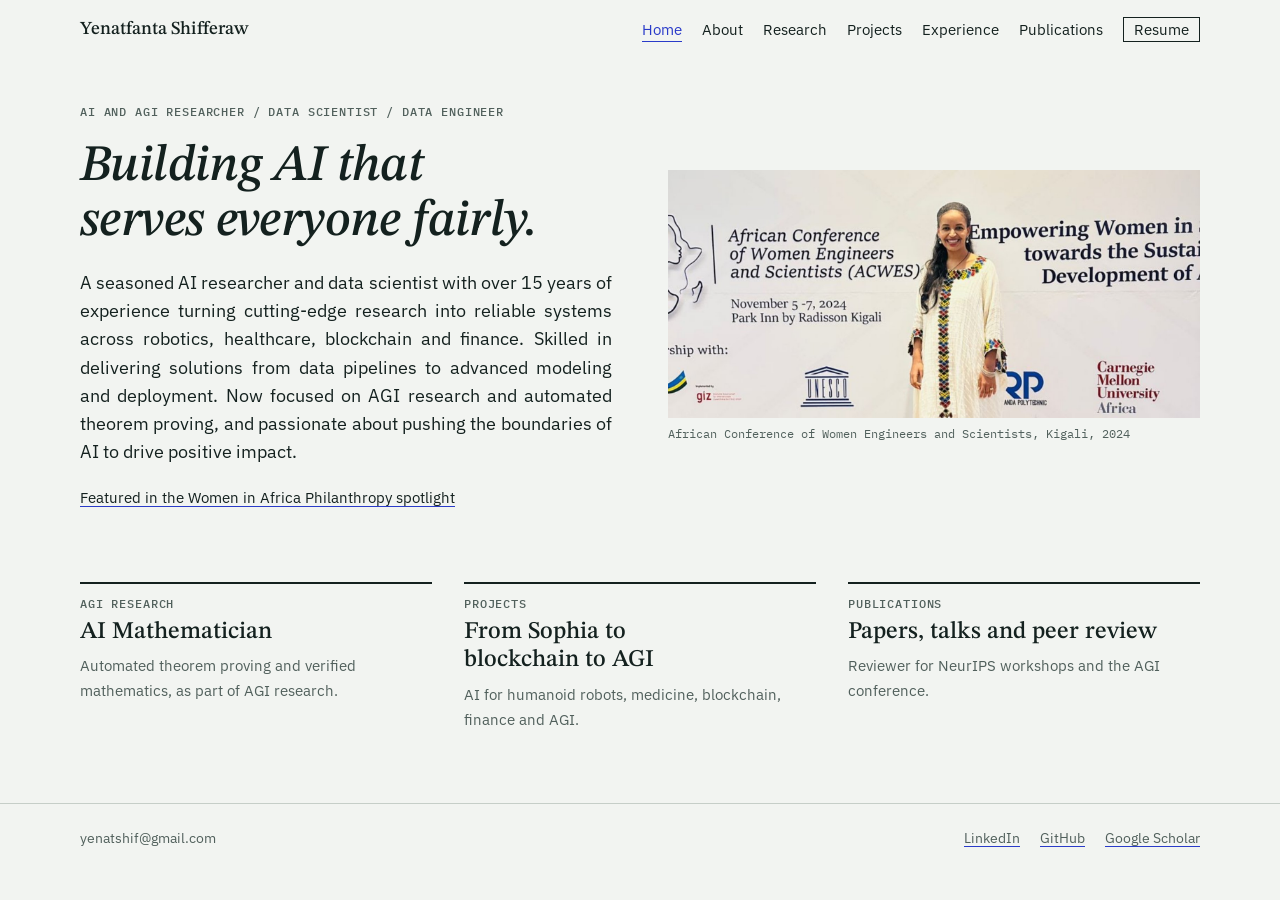
<file: index.html>
<!doctype html>
<html lang="en">
<head>
<meta charset="utf-8">
<meta name="viewport" content="width=device-width, initial-scale=1">
<title>Yenatfanta Shifferaw</title>
<meta name="description" content="Yenatfanta Shifferaw, AI researcher, data scientist and data engineer.">
<meta name="author" content="Yenatfanta Shifferaw Bayleyegn">
<meta property="og:type" content="website">
<meta property="og:title" content="Yenatfanta Shifferaw">
<meta property="og:description" content="Building AI that serves everyone fairly. AI and AGI researcher, data scientist and data engineer.">
<meta property="og:url" content="https://yenat.github.io/">
<meta property="og:image" content="https://yenat.github.io/images/acwes-full.jpg">
<meta name="twitter:card" content="summary_large_image">
<link rel="icon" href="favicon.svg" type="image/svg+xml">
<link rel="preconnect" href="https://fonts.googleapis.com">
<link rel="preconnect" href="https://fonts.gstatic.com" crossorigin>
<link rel="stylesheet" href="https://fonts.googleapis.com/css2?family=IBM+Plex+Mono:wght@400;500&family=IBM+Plex+Sans:wght@400;500;600&family=STIX+Two+Text:ital,wght@0,400;0,600;1,400;1,500&display=swap">
<link rel="stylesheet" href="style.css">
</head>
<body>
<nav aria-label="Main"><div class="wrap">
  <b><a href="index.html">Yenatfanta Shifferaw</a></b>
  <ul><li><a href="index.html" aria-current="page">Home</a></li><li><a href="about.html">About</a></li><li><a href="research.html">Research</a></li><li><a href="projects.html">Projects</a></li><li><a href="experience.html">Experience</a></li><li><a href="publications.html">Publications</a></li><li><a class="res" href="Yenatfanta-Shifferaw-Resume.pdf">Resume</a></li></ul>
</div></nav>
<main>
<div class="wrap hero">
  <div class="intro">
    <span class="label">AI and AGI Researcher / Data Scientist / Data Engineer</span>
    <h1>Building AI that serves everyone fairly.</h1>
    <p>A seasoned AI researcher and data scientist with over 15 years of experience turning cutting-edge research into reliable systems across robotics, healthcare, blockchain and finance. Skilled in delivering solutions from data pipelines to advanced modeling and deployment. Now focused on AGI research and automated theorem proving, and passionate about pushing the boundaries of AI to drive positive impact.</p>
    <div class="btns"><a class="feat-link" href="https://www.linkedin.com/posts/wiaphilanthropy_yenatfanta-activity-7414213219105542144-3Y-2">Featured in the Women in Africa Philanthropy spotlight</a></div>
  </div>

  <figure class="portrait">
    <img src="images/acwes-full.jpg" alt="Yenatfanta Shifferaw smiling at the African Conference of Women Engineers and Scientists" width="1520" height="708">
    <figcaption>African Conference of Women Engineers and Scientists, Kigali, 2024</figcaption>
  </figure>
</div>
<div class="wrap teasers">
  <a class="teaser" href="research.html"><span class="label">AGI research</span><h2>AI Mathematician</h2><p>Automated theorem proving and verified mathematics, as part of AGI research.</p></a>
  <a class="teaser" href="projects.html"><span class="label">Projects</span><h2>From Sophia to blockchain to AGI</h2><p>AI for humanoid robots, medicine, blockchain, finance and AGI.</p></a>
  <a class="teaser" href="publications.html"><span class="label">Publications</span><h2>Papers, talks and peer review</h2><p>Reviewer for NeurIPS workshops and the AGI conference.</p></a>
</div>
</main>
<footer class="foot"><div class="wrap">
  <span>yenatshif@gmail.com</span>
  <ul>
    <li><a href="http://www.linkedin.com/in/yenatfanta-shifferaw-64b0614b">LinkedIn</a></li>
    <li><a href="https://github.com/yenat">GitHub</a></li>
    <li><a href="https://scholar.google.com/citations?hl=en&amp;user=lGdEZHIAAAAJ">Google Scholar</a></li>
  </ul>
</div></footer>

</body>
</html>
</file>
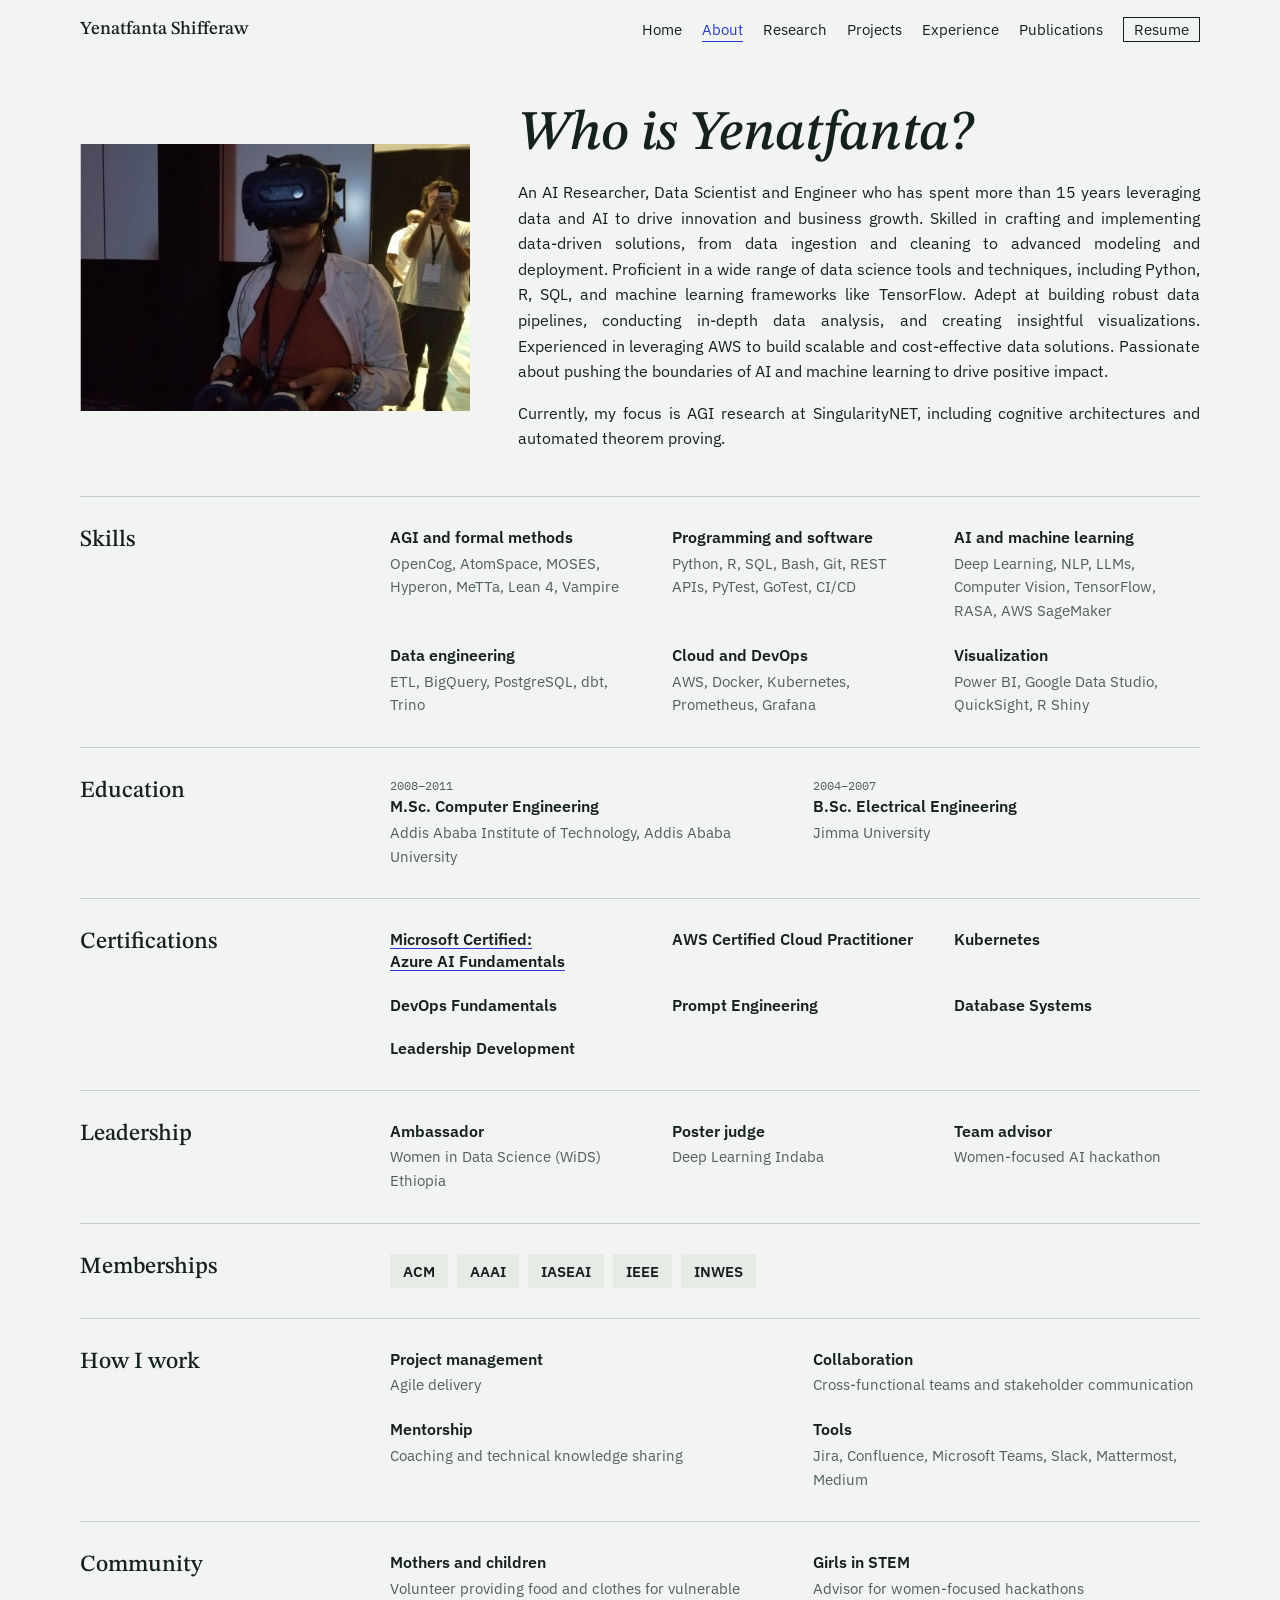
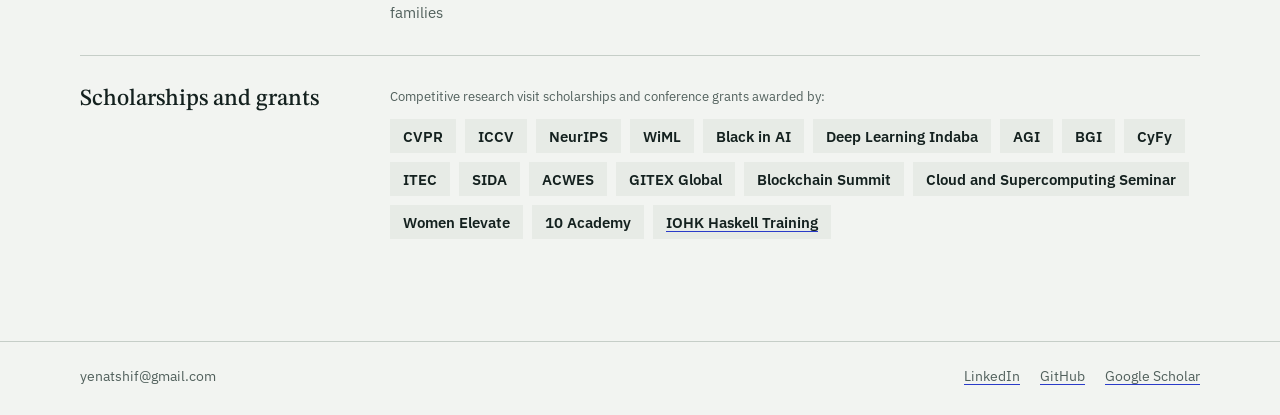
<file: about.html>
<!doctype html>
<html lang="en">
<head>
<meta charset="utf-8">
<meta name="viewport" content="width=device-width, initial-scale=1">
<title>About | Yenatfanta Shifferaw</title>
<meta name="description" content="Yenatfanta Shifferaw, AI researcher, data scientist and data engineer.">
<meta name="author" content="Yenatfanta Shifferaw Bayleyegn">
<meta property="og:type" content="website">
<meta property="og:title" content="Yenatfanta Shifferaw">
<meta property="og:description" content="Building AI that serves everyone fairly. AI and AGI researcher, data scientist and data engineer.">
<meta property="og:url" content="https://yenat.github.io/">
<meta property="og:image" content="https://yenat.github.io/images/acwes-full.jpg">
<meta name="twitter:card" content="summary_large_image">
<link rel="icon" href="favicon.svg" type="image/svg+xml">
<link rel="preconnect" href="https://fonts.googleapis.com">
<link rel="preconnect" href="https://fonts.gstatic.com" crossorigin>
<link rel="stylesheet" href="https://fonts.googleapis.com/css2?family=IBM+Plex+Mono:wght@400;500&family=IBM+Plex+Sans:wght@400;500;600&family=STIX+Two+Text:ital,wght@0,400;0,600;1,400;1,500&display=swap">
<link rel="stylesheet" href="style.css">
</head>
<body>
<nav aria-label="Main"><div class="wrap">
  <b><a href="index.html">Yenatfanta Shifferaw</a></b>
  <ul><li><a href="index.html">Home</a></li><li><a href="about.html" aria-current="page">About</a></li><li><a href="research.html">Research</a></li><li><a href="projects.html">Projects</a></li><li><a href="experience.html">Experience</a></li><li><a href="publications.html">Publications</a></li><li><a class="res" href="Yenatfanta-Shifferaw-Resume.pdf">Resume</a></li></ul>
</div></nav>
<main>
<div class="page"><div class="wrap about">
  <figure><img src="images/vr.jpg" alt="Yenatfanta wearing a VR headset at a conference" loading="lazy" width="1200" height="823"></figure>
  <div class="copy">
    <h1>Who is Yenatfanta?</h1>
    <p>An AI Researcher, Data Scientist and Engineer who has spent more than 15 years leveraging data and AI to drive innovation and business growth. Skilled in crafting and implementing data-driven solutions, from data ingestion and cleaning to advanced modeling and deployment. Proficient in a wide range of data science tools and techniques, including Python, R, SQL, and machine learning frameworks like TensorFlow. Adept at building robust data pipelines, conducting in-depth data analysis, and creating insightful visualizations. Experienced in leveraging AWS to build scalable and cost-effective data solutions. Passionate about pushing the boundaries of AI and machine learning to drive positive impact.</p>
    <p>Currently, my focus is AGI research at SingularityNET, including cognitive architectures and automated theorem proving.</p>
  </div>
</div>
<div class="wrap">
  <div class="sect"><h2>Skills</h2><div class="tiles three">  <div><h3>AGI and formal methods</h3><p>OpenCog, AtomSpace, MOSES, Hyperon, MeTTa, Lean 4, Vampire</p></div>
  <div><h3>Programming and software</h3><p>Python, R, SQL, Bash, Git, REST APIs, PyTest, GoTest, CI/CD</p></div>
  <div><h3>AI and machine learning</h3><p>Deep Learning, NLP, LLMs, Computer Vision, TensorFlow, RASA, AWS SageMaker</p></div>
  <div><h3>Data engineering</h3><p>ETL, BigQuery, PostgreSQL, dbt, Trino</p></div>
  <div><h3>Cloud and DevOps</h3><p>AWS, Docker, Kubernetes, Prometheus, Grafana</p></div>
  <div><h3>Visualization</h3><p>Power BI, Google Data Studio, QuickSight, R Shiny</p></div>
</div></div>
  <div class="sect"><h2>Education</h2><div class="tiles">
    <div><span class="yr">2008–2011</span><h3>M.Sc. Computer Engineering</h3><p>Addis Ababa Institute of Technology, Addis Ababa University</p></div>
    <div><span class="yr">2004–2007</span><h3>B.Sc. Electrical Engineering</h3><p>Jimma University</p></div>
  </div></div>
  <div class="sect"><h2>Certifications</h2><div class="tiles three">
    <div><h3><a href="https://learn.microsoft.com/api/credentials/share/en-us/yenatfantashifferaw-9703/E75A79F4DF2187D6?sharingId=BBBEB44DB27C4B3A">Microsoft Certified: Azure AI Fundamentals</a></h3></div><div><h3>AWS Certified Cloud Practitioner</h3></div><div><h3>Kubernetes</h3></div><div><h3>DevOps Fundamentals</h3></div>
    <div><h3>Prompt Engineering</h3></div><div><h3>Database Systems</h3></div><div><h3>Leadership Development</h3></div>
  </div></div>
  <div class="sect"><h2>Leadership</h2><div>
    <div class="tiles three">
      <div><h3>Ambassador</h3><p>Women in Data Science (WiDS) Ethiopia</p></div>
      <div><h3>Poster judge</h3><p>Deep Learning Indaba</p></div>
      <div><h3>Team advisor</h3><p>Women-focused AI hackathon</p></div>
    </div>
  </div></div>
  <div class="sect grants"><h2>Memberships</h2><div>
    <ul class="tags" style="margin-top:0"><li>ACM</li><li>AAAI</li><li>IASEAI</li><li>IEEE</li><li>INWES</li></ul>
  </div></div>
  <div class="sect"><h2>How I work</h2><div class="tiles">
    <div><h3>Project management</h3><p>Agile delivery</p></div>
    <div><h3>Collaboration</h3><p>Cross-functional teams and stakeholder communication</p></div>
    <div><h3>Mentorship</h3><p>Coaching and technical knowledge sharing</p></div>
    <div><h3>Tools</h3><p>Jira, Confluence, Microsoft Teams, Slack, Mattermost, Medium</p></div>
  </div></div>
  <div class="sect"><h2>Community</h2><div class="tiles">
    <div><h3>Mothers and children</h3><p>Volunteer providing food and clothes for vulnerable families</p></div>
    <div><h3>Girls in STEM</h3><p>Advisor for women-focused hackathons</p></div>
  </div></div>
  <div class="sect grants"><h2>Scholarships and grants</h2><div>
    <p class="note">Competitive research visit scholarships and conference grants awarded by:</p>
    <ul class="tags"><li>CVPR</li><li>ICCV</li><li>NeurIPS</li><li>WiML</li><li>Black in AI</li><li>Deep Learning Indaba</li><li>AGI</li><li>BGI</li><li>CyFy</li><li>ITEC</li><li>SIDA</li><li>ACWES</li><li>GITEX Global</li><li>Blockchain Summit</li><li>Cloud and Supercomputing Seminar</li><li>Women Elevate</li><li>10 Academy</li><li><a href="https://www.iog.io/news/training-blockchain-developers-in-africa">IOHK Haskell Training</a></li></ul>
  </div></div>
</div></div>
</main>
<footer class="foot"><div class="wrap">
  <span>yenatshif@gmail.com</span>
  <ul>
    <li><a href="http://www.linkedin.com/in/yenatfanta-shifferaw-64b0614b">LinkedIn</a></li>
    <li><a href="https://github.com/yenat">GitHub</a></li>
    <li><a href="https://scholar.google.com/citations?hl=en&amp;user=lGdEZHIAAAAJ">Google Scholar</a></li>
  </ul>
</div></footer>

</body>
</html>
</file>
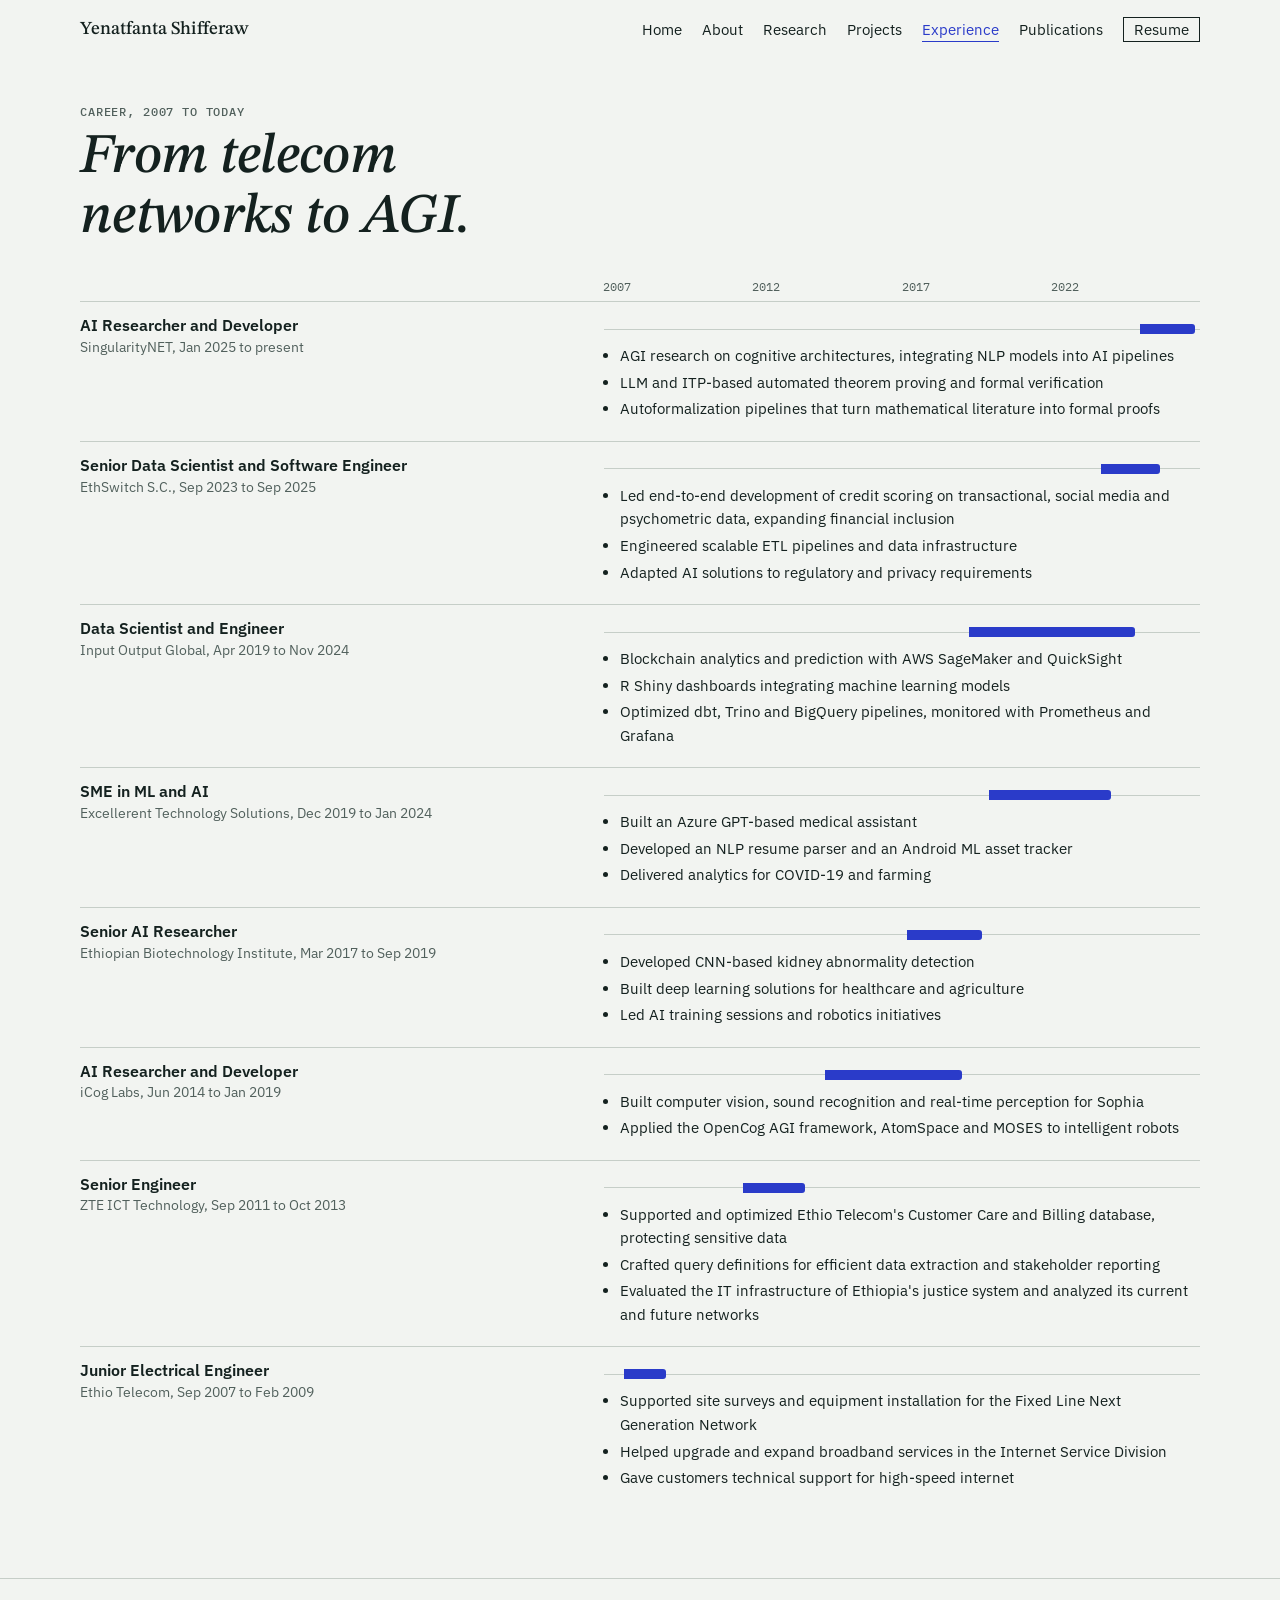
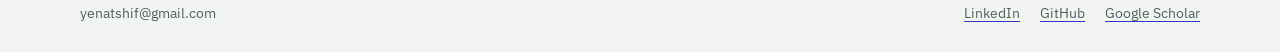
<file: experience.html>
<!doctype html>
<html lang="en">
<head>
<meta charset="utf-8">
<meta name="viewport" content="width=device-width, initial-scale=1">
<title>Experience | Yenatfanta Shifferaw</title>
<meta name="description" content="Yenatfanta Shifferaw, AI researcher, data scientist and data engineer.">
<meta name="author" content="Yenatfanta Shifferaw Bayleyegn">
<meta property="og:type" content="website">
<meta property="og:title" content="Yenatfanta Shifferaw">
<meta property="og:description" content="Building AI that serves everyone fairly. AI and AGI researcher, data scientist and data engineer.">
<meta property="og:url" content="https://yenat.github.io/">
<meta property="og:image" content="https://yenat.github.io/images/acwes-full.jpg">
<meta name="twitter:card" content="summary_large_image">
<link rel="icon" href="favicon.svg" type="image/svg+xml">
<link rel="preconnect" href="https://fonts.googleapis.com">
<link rel="preconnect" href="https://fonts.gstatic.com" crossorigin>
<link rel="stylesheet" href="https://fonts.googleapis.com/css2?family=IBM+Plex+Mono:wght@400;500&family=IBM+Plex+Sans:wght@400;500;600&family=STIX+Two+Text:ital,wght@0,400;0,600;1,400;1,500&display=swap">
<link rel="stylesheet" href="style.css">
</head>
<body>
<nav aria-label="Main"><div class="wrap">
  <b><a href="index.html">Yenatfanta Shifferaw</a></b>
  <ul><li><a href="index.html">Home</a></li><li><a href="about.html">About</a></li><li><a href="research.html">Research</a></li><li><a href="projects.html">Projects</a></li><li><a href="experience.html" aria-current="page">Experience</a></li><li><a href="publications.html">Publications</a></li><li><a class="res" href="Yenatfanta-Shifferaw-Resume.pdf">Resume</a></li></ul>
</div></nav>
<main>
<div class="page"><div class="wrap">
  <div class="head">
    <span class="label">Career, 2007 to today</span>
    <h1>From telecom networks to AGI.</h1>
  </div>
  <div class="years" aria-hidden="true"><span style="left:0">2007</span><span style="left:25%">2012</span><span style="left:50%">2017</span><span style="left:75%">2022</span></div>
  <div class="axis" id="axis"></div>
</div></div>
</main>
<footer class="foot"><div class="wrap">
  <span>yenatshif@gmail.com</span>
  <ul>
    <li><a href="http://www.linkedin.com/in/yenatfanta-shifferaw-64b0614b">LinkedIn</a></li>
    <li><a href="https://github.com/yenat">GitHub</a></li>
    <li><a href="https://scholar.google.com/citations?hl=en&amp;user=lGdEZHIAAAAJ">Google Scholar</a></li>
  </ul>
</div></footer>
<script>
const $=s=>document.querySelector(s);
const JOBS=[
["AI Researcher and Developer","SingularityNET","Jan 2025 to present",2025,2026.83,["AGI research on cognitive architectures, integrating NLP models into AI pipelines","LLM and ITP-based automated theorem proving and formal verification","Autoformalization pipelines that turn mathematical literature into formal proofs"]],
["Senior Data Scientist and Software Engineer","EthSwitch S.C.","Sep 2023 to Sep 2025",2023.67,2025.67,["Led end-to-end development of credit scoring on transactional, social media and psychometric data, expanding financial inclusion","Engineered scalable ETL pipelines and data infrastructure","Adapted AI solutions to regulatory and privacy requirements"]],
["Data Scientist and Engineer","Input Output Global","Apr 2019 to Nov 2024",2019.25,2024.83,["Blockchain analytics and prediction with AWS SageMaker and QuickSight","R Shiny dashboards integrating machine learning models","Optimized dbt, Trino and BigQuery pipelines, monitored with Prometheus and Grafana"]],
["SME in ML and AI","Excellerent Technology Solutions","Dec 2019 to Jan 2024",2019.92,2024,["Built an Azure GPT-based medical assistant","Developed an NLP resume parser and an Android ML asset tracker","Delivered analytics for COVID-19 and farming"]],
["Senior AI Researcher","Ethiopian Biotechnology Institute","Mar 2017 to Sep 2019",2017.17,2019.67,["Developed CNN-based kidney abnormality detection","Built deep learning solutions for healthcare and agriculture","Led AI training sessions and robotics initiatives"]],
["AI Researcher and Developer","iCog Labs","Jun 2014 to Jan 2019",2014.42,2019,["Built computer vision, sound recognition and real-time perception for Sophia","Applied the OpenCog AGI framework, AtomSpace and MOSES to intelligent robots"]],
["Senior Engineer","ZTE ICT Technology","Sep 2011 to Oct 2013",2011.67,2013.75,["Supported and optimized Ethio Telecom's Customer Care and Billing database, protecting sensitive data","Crafted query definitions for efficient data extraction and stakeholder reporting","Evaluated the IT infrastructure of Ethiopia's justice system and analyzed its current and future networks"]],
["Junior Electrical Engineer","Ethio Telecom","Sep 2007 to Feb 2009",2007.67,2009.08,["Supported site surveys and equipment installation for the Fixed Line Next Generation Network","Helped upgrade and expand broadband services in the Internet Service Division","Gave customers technical support for high-speed internet"]]];
const pct=y=>(y-2007)/20*100;
JOBS.forEach(j=>{
  const r=document.createElement("article");r.className="row";
  r.innerHTML=`<div><h3></h3><div class="meta"></div></div><div><div class="track" role="img"><u style="left:${pct(j[3])}%;width:${pct(j[4])-pct(j[3])}%"></u></div><ul></ul></div>`;
  r.querySelector("h3").textContent=j[0];
  r.querySelector(".meta").textContent=j[1]+", "+j[2];
  r.querySelector(".track").setAttribute("aria-label",j[2]);
  j[5].forEach(x=>{const l=document.createElement("li");l.textContent=x;r.querySelector("ul").append(l)});
  $("#axis").append(r);
});

</script>
</body>
</html>
</file>
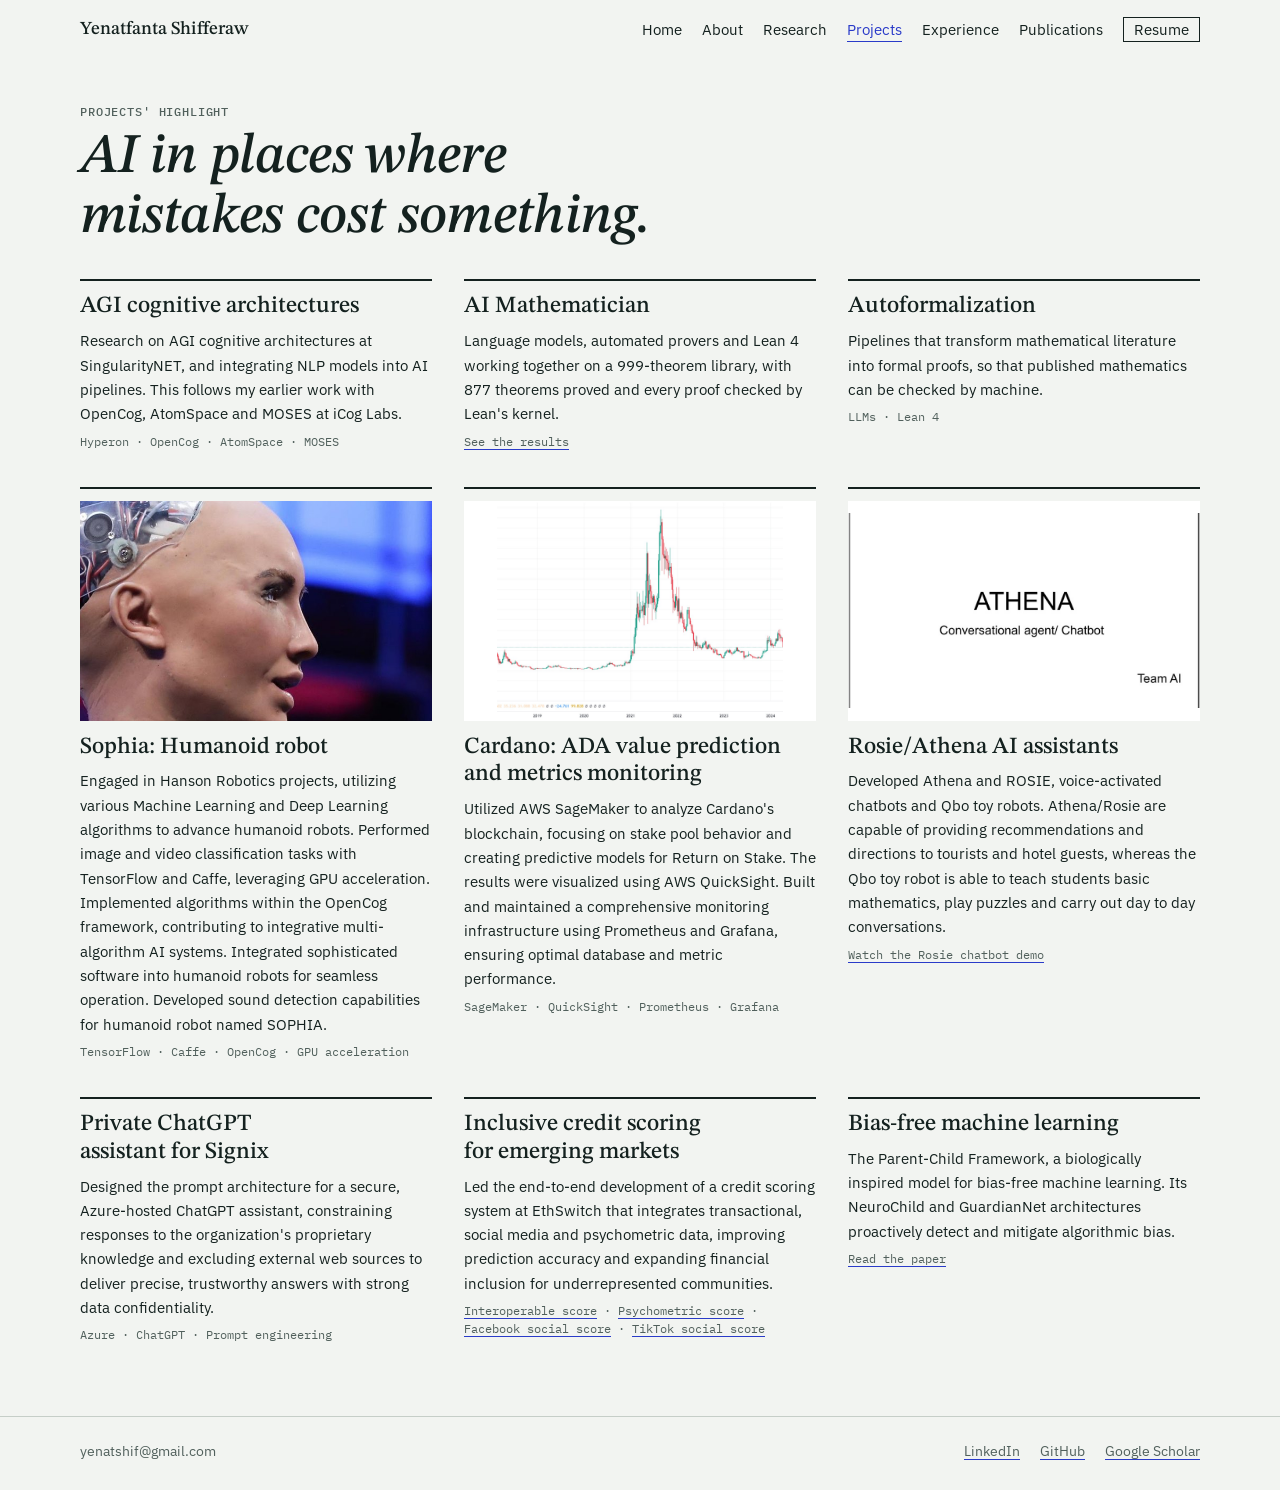
<file: projects.html>
<!doctype html>
<html lang="en">
<head>
<meta charset="utf-8">
<meta name="viewport" content="width=device-width, initial-scale=1">
<title>Projects | Yenatfanta Shifferaw</title>
<meta name="description" content="Yenatfanta Shifferaw, AI researcher, data scientist and data engineer.">
<meta name="author" content="Yenatfanta Shifferaw Bayleyegn">
<meta property="og:type" content="website">
<meta property="og:title" content="Yenatfanta Shifferaw">
<meta property="og:description" content="Building AI that serves everyone fairly. AI and AGI researcher, data scientist and data engineer.">
<meta property="og:url" content="https://yenat.github.io/">
<meta property="og:image" content="https://yenat.github.io/images/acwes-full.jpg">
<meta name="twitter:card" content="summary_large_image">
<link rel="icon" href="favicon.svg" type="image/svg+xml">
<link rel="preconnect" href="https://fonts.googleapis.com">
<link rel="preconnect" href="https://fonts.gstatic.com" crossorigin>
<link rel="stylesheet" href="https://fonts.googleapis.com/css2?family=IBM+Plex+Mono:wght@400;500&family=IBM+Plex+Sans:wght@400;500;600&family=STIX+Two+Text:ital,wght@0,400;0,600;1,400;1,500&display=swap">
<link rel="stylesheet" href="style.css">
</head>
<body>
<nav aria-label="Main"><div class="wrap">
  <b><a href="index.html">Yenatfanta Shifferaw</a></b>
  <ul><li><a href="index.html">Home</a></li><li><a href="about.html">About</a></li><li><a href="research.html">Research</a></li><li><a href="projects.html" aria-current="page">Projects</a></li><li><a href="experience.html">Experience</a></li><li><a href="publications.html">Publications</a></li><li><a class="res" href="Yenatfanta-Shifferaw-Resume.pdf">Resume</a></li></ul>
</div></nav>
<main>
<div class="page"><div class="wrap">
  <div class="head">
    <span class="label">Projects' highlight</span>
    <h1>AI in places where mistakes cost something.</h1>
  </div>
  <div class="grid3">
    <article class="work">
      <h3>AGI cognitive architectures</h3>
      <p>Research on AGI cognitive architectures at SingularityNET, and integrating NLP models into AI pipelines. This follows my earlier work with OpenCog, AtomSpace and MOSES at iCog Labs.</p>
      <span class="tech">Hyperon · OpenCog · AtomSpace · MOSES</span>
    </article>
    <article class="work">
      <h3>AI Mathematician</h3>
      <p>Language models, automated provers and Lean 4 working together on a 999-theorem library, with 877 theorems proved and every proof checked by Lean's kernel.</p>
      <span class="tech"><a href="research.html">See the results</a></span>
    </article>
    <article class="work">
      <h3>Autoformalization</h3>
      <p>Pipelines that transform mathematical literature into formal proofs, so that published mathematics can be checked by machine.</p>
      <span class="tech">LLMs · Lean 4</span>
    </article>
    <article class="work">
      <img src="images/sophia.jpg" alt="Sophia, the humanoid robot, in profile" loading="lazy">
      <h3>Sophia: Humanoid robot</h3>
      <p>Engaged in Hanson Robotics projects, utilizing various Machine Learning and Deep Learning algorithms to advance humanoid robots. Performed image and video classification tasks with TensorFlow and Caffe, leveraging GPU acceleration. Implemented algorithms within the OpenCog framework, contributing to integrative multi-algorithm AI systems. Integrated sophisticated software into humanoid robots for seamless operation. Developed sound detection capabilities for humanoid robot named SOPHIA.</p>
      <span class="tech">TensorFlow · Caffe · OpenCog · GPU acceleration</span>
    </article>
    <article class="work">
      <img class="chart" src="images/ada-chart.jpg" alt="ADA price chart from 2019 to 2024" loading="lazy">
      <h3>Cardano: ADA value prediction and metrics monitoring</h3>
      <p>Utilized AWS SageMaker to analyze Cardano's blockchain, focusing on stake pool behavior and creating predictive models for Return on Stake. The results were visualized using AWS QuickSight. Built and maintained a comprehensive monitoring infrastructure using Prometheus and Grafana, ensuring optimal database and metric performance.</p>
      <span class="tech">SageMaker · QuickSight · Prometheus · Grafana</span>
    </article>
    <article class="work">
      <img src="images/talk-athena.jpg" alt="Title slide: Athena, conversational agent and chatbot" loading="lazy">
      <h3>Rosie/Athena AI assistants</h3>
      <p>Developed Athena and ROSIE, voice-activated chatbots and Qbo toy robots. Athena/Rosie are capable of providing recommendations and directions to tourists and hotel guests, whereas the Qbo toy robot is able to teach students basic mathematics, play puzzles and carry out day to day conversations.</p>
      <span class="tech"><a href="https://drive.google.com/file/d/1olyt-6ux3urG22nLg4VdrkcwLJQ6rzk9/view?usp=sharing">Watch the Rosie chatbot demo</a></span>
    </article>
    <article class="work">
      <h3>Private ChatGPT assistant for Signix</h3>
      <p>Designed the prompt architecture for a secure, Azure-hosted ChatGPT assistant, constraining responses to the organization's proprietary knowledge and excluding external web sources to deliver precise, trustworthy answers with strong data confidentiality.</p>
      <span class="tech">Azure · ChatGPT · Prompt engineering</span>
    </article>
    <article class="work">
      <h3>Inclusive credit scoring for emerging markets</h3>
      <p>Led the end-to-end development of a credit scoring system at EthSwitch that integrates transactional, social media and psychometric data, improving prediction accuracy and expanding financial inclusion for underrepresented communities.</p>
      <span class="tech"><a href="https://github.com/yenat/Interoperable-creditscore">Interoperable score</a> · <a href="https://github.com/yenat/psychometric-score">Psychometric score</a> · <a href="https://github.com/yenat/facebook-social-score">Facebook social score</a> · <a href="https://github.com/yenat/Tik-Tok-socialscore">TikTok social score</a></span>
    </article>
    <article class="work">
      <h3>Bias-free machine learning</h3>
      <p>The Parent-Child Framework, a biologically inspired model for bias-free machine learning. Its NeuroChild and GuardianNet architectures proactively detect and mitigate algorithmic bias.</p>
      <span class="tech"><a href="https://link.springer.com/chapter/10.1007/978-3-031-96033-8_55">Read the paper</a></span>
    </article>
  </div>
</div></div>
</main>
<footer class="foot"><div class="wrap">
  <span>yenatshif@gmail.com</span>
  <ul>
    <li><a href="http://www.linkedin.com/in/yenatfanta-shifferaw-64b0614b">LinkedIn</a></li>
    <li><a href="https://github.com/yenat">GitHub</a></li>
    <li><a href="https://scholar.google.com/citations?hl=en&amp;user=lGdEZHIAAAAJ">Google Scholar</a></li>
  </ul>
</div></footer>

</body>
</html>
</file>
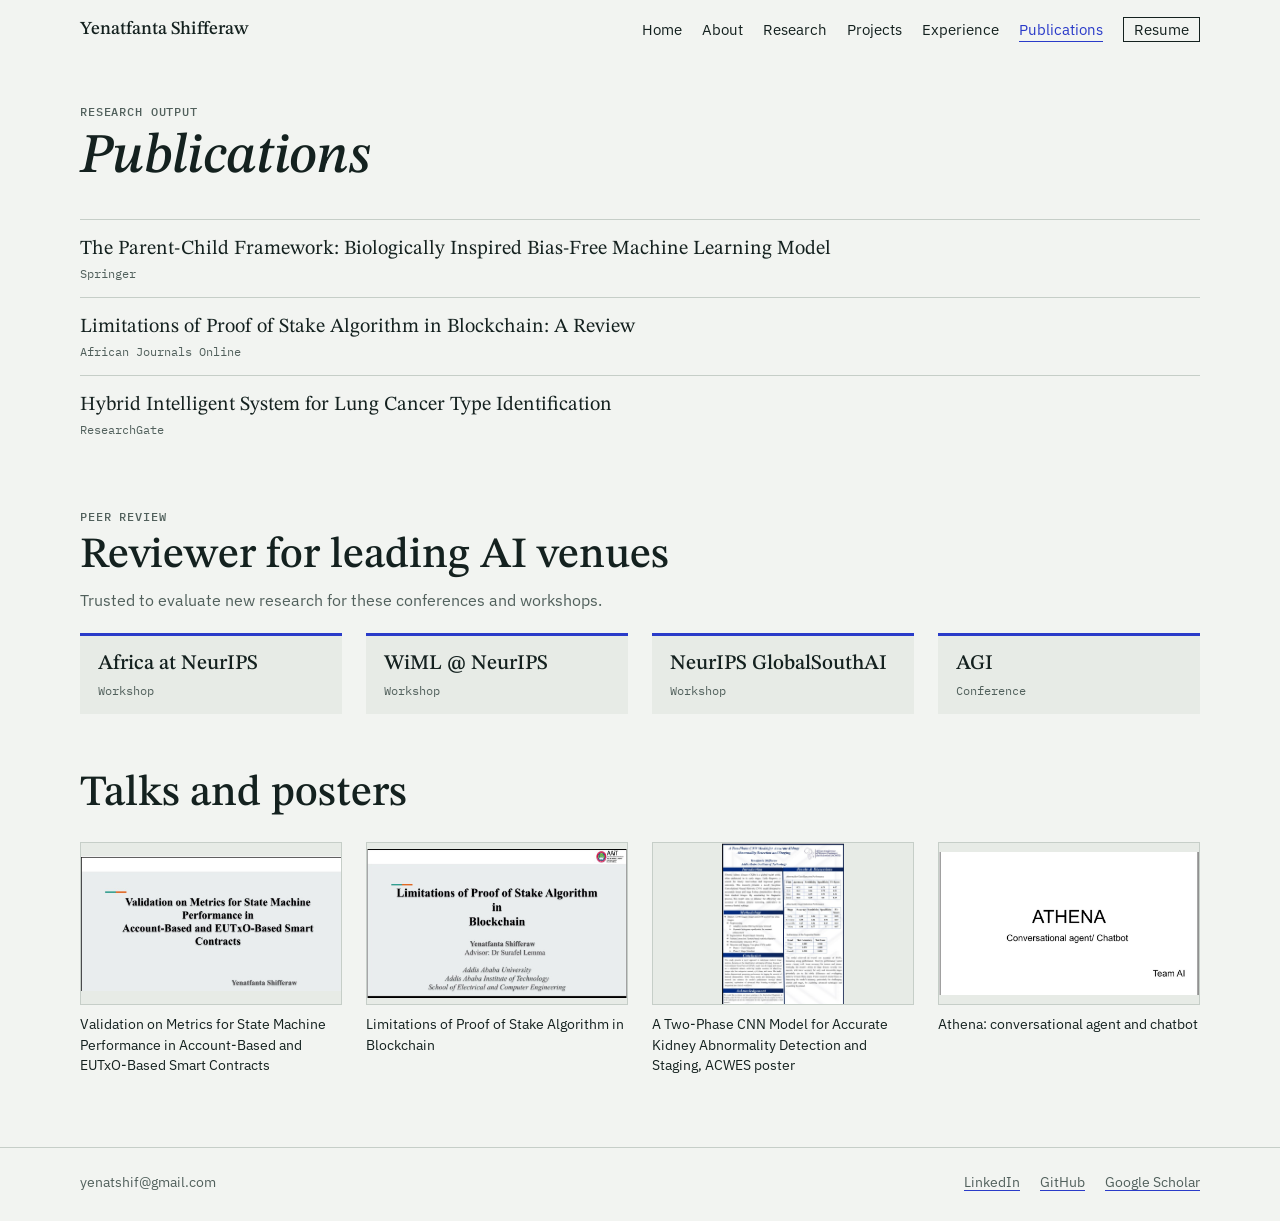
<file: publications.html>
<!doctype html>
<html lang="en">
<head>
<meta charset="utf-8">
<meta name="viewport" content="width=device-width, initial-scale=1">
<title>Publications | Yenatfanta Shifferaw</title>
<meta name="description" content="Yenatfanta Shifferaw, AI researcher, data scientist and data engineer.">
<meta name="author" content="Yenatfanta Shifferaw Bayleyegn">
<meta property="og:type" content="website">
<meta property="og:title" content="Yenatfanta Shifferaw">
<meta property="og:description" content="Building AI that serves everyone fairly. AI and AGI researcher, data scientist and data engineer.">
<meta property="og:url" content="https://yenat.github.io/">
<meta property="og:image" content="https://yenat.github.io/images/acwes-full.jpg">
<meta name="twitter:card" content="summary_large_image">
<link rel="icon" href="favicon.svg" type="image/svg+xml">
<link rel="preconnect" href="https://fonts.googleapis.com">
<link rel="preconnect" href="https://fonts.gstatic.com" crossorigin>
<link rel="stylesheet" href="https://fonts.googleapis.com/css2?family=IBM+Plex+Mono:wght@400;500&family=IBM+Plex+Sans:wght@400;500;600&family=STIX+Two+Text:ital,wght@0,400;0,600;1,400;1,500&display=swap">
<link rel="stylesheet" href="style.css">
</head>
<body>
<nav aria-label="Main"><div class="wrap">
  <b><a href="index.html">Yenatfanta Shifferaw</a></b>
  <ul><li><a href="index.html">Home</a></li><li><a href="about.html">About</a></li><li><a href="research.html">Research</a></li><li><a href="projects.html">Projects</a></li><li><a href="experience.html">Experience</a></li><li><a href="publications.html" aria-current="page">Publications</a></li><li><a class="res" href="Yenatfanta-Shifferaw-Resume.pdf">Resume</a></li></ul>
</div></nav>
<main>
<div class="page"><div class="wrap">
  <div class="head"><span class="label">Research output</span><h1>Publications</h1></div>
  <ul class="pubs">
    <li><a href="https://link.springer.com/chapter/10.1007/978-3-031-96033-8_55">The Parent-Child Framework: Biologically Inspired Bias-Free Machine Learning Model</a><span>Springer</span></li>
    <li><a href="https://www.ajol.info/index.php/zj/article/view/216947">Limitations of Proof of Stake Algorithm in Blockchain: A Review</a><span>African Journals Online</span></li>
    <li><a href="https://www.researchgate.net/publication/312803718_Hybrid_Intelligent_System_for_Lung_Cancer_Type_Identification">Hybrid Intelligent System for Lung Cancer Type Identification</a><span>ResearchGate</span></li>
  </ul>
  <div class="head" style="margin-top:56px;margin-bottom:20px"><span class="label">Peer review</span><h2>Reviewer for leading AI venues</h2><p>Trusted to evaluate new research for these conferences and workshops.</p></div>
  <div class="venues">
    <div><h3>Africa at NeurIPS</h3><span>Workshop</span></div>
    <div><h3>WiML @ NeurIPS</h3><span>Workshop</span></div>
    <div><h3>NeurIPS GlobalSouthAI</h3><span>Workshop</span></div>
    <div><h3>AGI</h3><span>Conference</span></div>
  </div>
  <div class="head" style="margin-top:56px;margin-bottom:24px"><h2>Talks and posters</h2></div>
  <div class="talks">
    <a href="https://docs.google.com/presentation/d/1RcJ5SSG4tIfQLPDXSLxGcP_MQ9EuTCmkHX_D-51XxZ8/present"><img src="images/talk-smart-contracts.jpg" alt="" loading="lazy"><span>Validation on Metrics for State Machine Performance in Account-Based and EUTxO-Based Smart Contracts</span></a>
    <a href="https://docs.google.com/presentation/d/18WutxScNdNaz0rzwSnbtvSHWLY2FxG1YHB6snhI683E/present"><img src="images/talk-pos.jpg" alt="" loading="lazy"><span>Limitations of Proof of Stake Algorithm in Blockchain</span></a>
    <a href="https://docs.google.com/presentation/d/19wuZ42etTIiXgigi95lBpdJmBFEqC67s/present"><img src="images/poster-kidney.jpg" alt="" loading="lazy"><span>A Two-Phase CNN Model for Accurate Kidney Abnormality Detection and Staging, ACWES poster</span></a>
    <a href="https://docs.google.com/presentation/d/1M9tcntzkKeBtvAIvUXkibtaQYFf572YcxLTP5HTGKf4/present"><img src="images/talk-athena.jpg" alt="" loading="lazy"><span>Athena: conversational agent and chatbot</span></a>
  </div>
</div></div>
</main>
<footer class="foot"><div class="wrap">
  <span>yenatshif@gmail.com</span>
  <ul>
    <li><a href="http://www.linkedin.com/in/yenatfanta-shifferaw-64b0614b">LinkedIn</a></li>
    <li><a href="https://github.com/yenat">GitHub</a></li>
    <li><a href="https://scholar.google.com/citations?hl=en&amp;user=lGdEZHIAAAAJ">Google Scholar</a></li>
  </ul>
</div></footer>

</body>
</html>
</file>
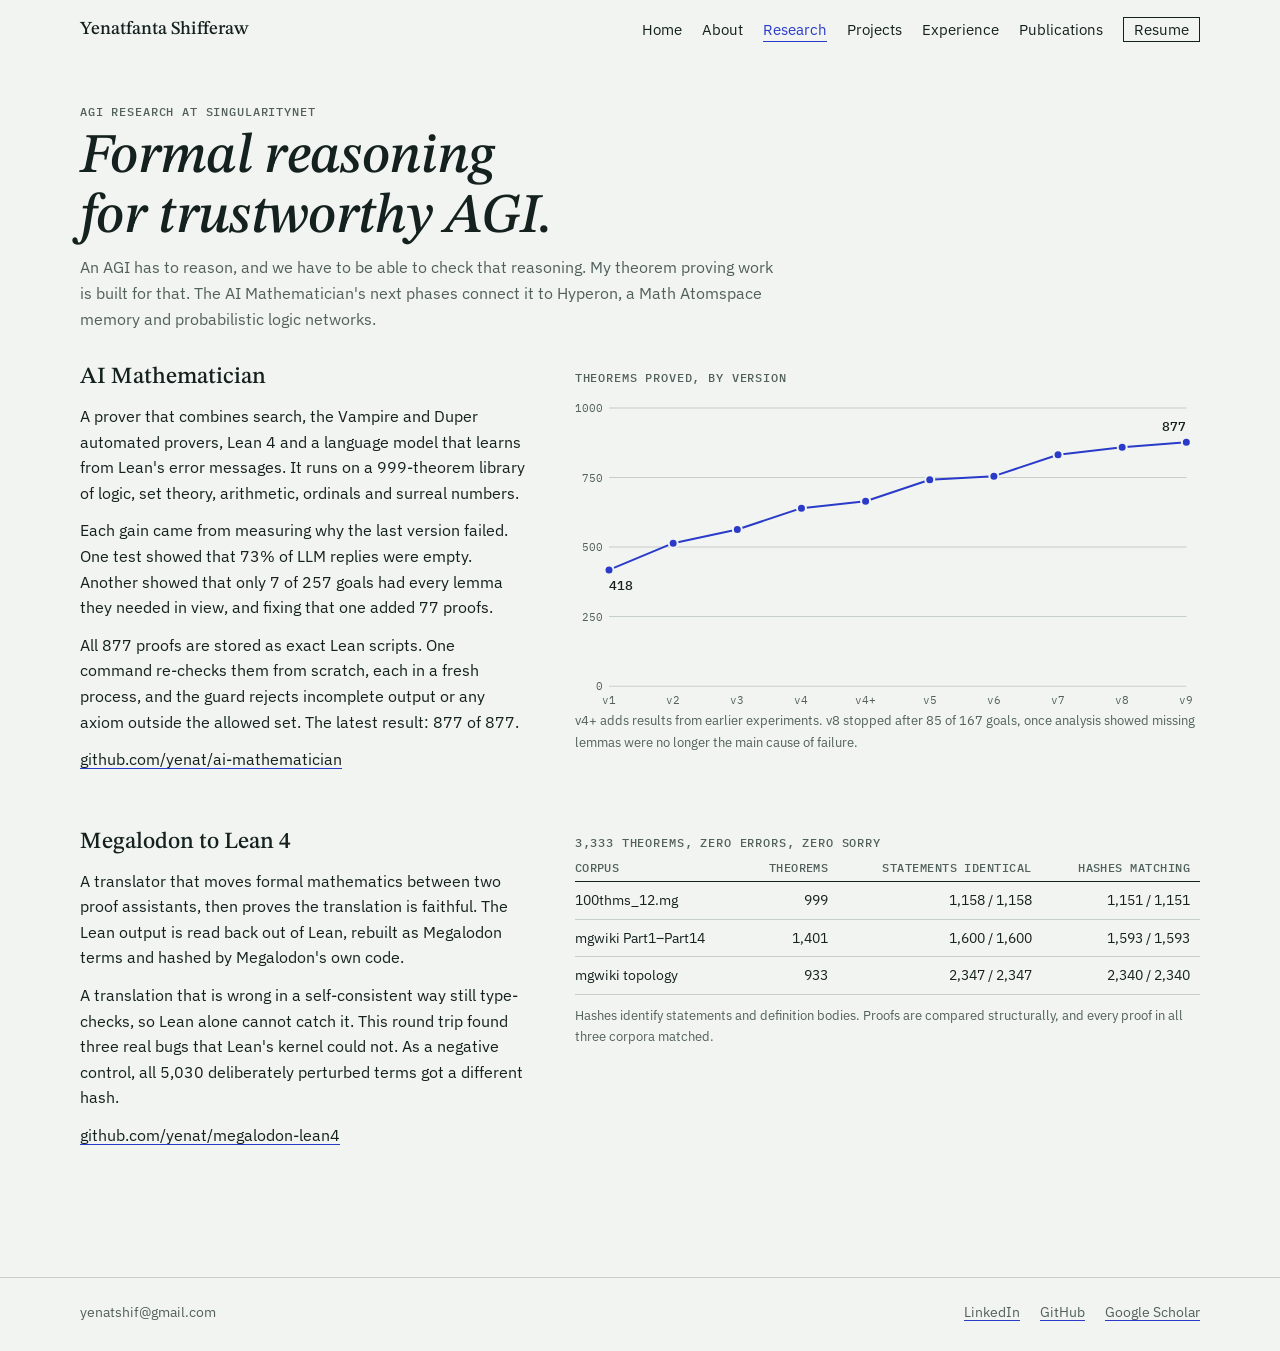
<file: research.html>
<!doctype html>
<html lang="en">
<head>
<meta charset="utf-8">
<meta name="viewport" content="width=device-width, initial-scale=1">
<title>Research | Yenatfanta Shifferaw</title>
<meta name="description" content="Yenatfanta Shifferaw, AI researcher, data scientist and data engineer.">
<meta name="author" content="Yenatfanta Shifferaw Bayleyegn">
<meta property="og:type" content="website">
<meta property="og:title" content="Yenatfanta Shifferaw">
<meta property="og:description" content="Building AI that serves everyone fairly. AI and AGI researcher, data scientist and data engineer.">
<meta property="og:url" content="https://yenat.github.io/">
<meta property="og:image" content="https://yenat.github.io/images/acwes-full.jpg">
<meta name="twitter:card" content="summary_large_image">
<link rel="icon" href="favicon.svg" type="image/svg+xml">
<link rel="preconnect" href="https://fonts.googleapis.com">
<link rel="preconnect" href="https://fonts.gstatic.com" crossorigin>
<link rel="stylesheet" href="https://fonts.googleapis.com/css2?family=IBM+Plex+Mono:wght@400;500&family=IBM+Plex+Sans:wght@400;500;600&family=STIX+Two+Text:ital,wght@0,400;0,600;1,400;1,500&display=swap">
<link rel="stylesheet" href="style.css">
</head>
<body>
<nav aria-label="Main"><div class="wrap">
  <b><a href="index.html">Yenatfanta Shifferaw</a></b>
  <ul><li><a href="index.html">Home</a></li><li><a href="about.html">About</a></li><li><a href="research.html" aria-current="page">Research</a></li><li><a href="projects.html">Projects</a></li><li><a href="experience.html">Experience</a></li><li><a href="publications.html">Publications</a></li><li><a class="res" href="Yenatfanta-Shifferaw-Resume.pdf">Resume</a></li></ul>
</div></nav>
<main>
<div class="page"><div class="wrap">
  <div class="head">
    <span class="label">AGI research at SingularityNET</span>
    <h1>Formal reasoning for trustworthy AGI.</h1>
    <p>An AGI has to reason, and we have to be able to check that reasoning. My theorem proving work is built for that. The AI Mathematician's next phases connect it to Hyperon, a Math Atomspace memory and probabilistic logic networks.</p>
  </div>


  <div class="feat">
    <div class="copy">
      <h3>AI Mathematician</h3>
      <p>A prover that combines search, the Vampire and Duper automated provers, Lean 4 and a language model that learns from Lean's error messages. It runs on a 999-theorem library of logic, set theory, arithmetic, ordinals and surreal numbers.</p>
      <p>Each gain came from measuring why the last version failed. One test showed that 73% of LLM replies were empty. Another showed that only 7 of 257 goals had every lemma they needed in view, and fixing that one added 77 proofs.</p>
      <p>All 877 proofs are stored as exact Lean scripts. One command re-checks them from scratch, each in a fresh process, and the guard rejects incomplete output or any axiom outside the allowed set. The latest result: 877 of 877.</p>
      <a href="https://github.com/yenat/ai-mathematician">github.com/yenat/ai-mathematician</a>
    </div>
    <div>
      <span class="label">Theorems proved, by version</span>
      <div class="chartbox" id="chart"><div id="tip"></div></div>
      <p class="note">v4+ adds results from earlier experiments. v8 stopped after 85 of 167 goals, once analysis showed missing lemmas were no longer the main cause of failure.</p>
    </div>
  </div>

  <div class="feat">
    <div class="copy">
      <h3>Megalodon to Lean 4</h3>
      <p>A translator that moves formal mathematics between two proof assistants, then proves the translation is faithful. The Lean output is read back out of Lean, rebuilt as Megalodon terms and hashed by Megalodon's own code.</p>
      <p>A translation that is wrong in a self-consistent way still type-checks, so Lean alone cannot catch it. This round trip found three real bugs that Lean's kernel could not. As a negative control, all 5,030 deliberately perturbed terms got a different hash.</p>
      <a href="https://github.com/yenat/megalodon-lean4">github.com/yenat/megalodon-lean4</a>
    </div>
    <div>
      <span class="label">3,333 theorems, zero errors, zero sorry</span>
      <div class="scroll"><table>
        <thead><tr><th>Corpus</th><th>Theorems</th><th>Statements identical</th><th>Hashes matching</th></tr></thead>
        <tbody>
          <tr><td>100thms_12.mg</td><td>999</td><td>1,158 / 1,158</td><td>1,151 / 1,151</td></tr>
          <tr><td>mgwiki Part1–Part14</td><td>1,401</td><td>1,600 / 1,600</td><td>1,593 / 1,593</td></tr>
          <tr><td>mgwiki topology</td><td>933</td><td>2,347 / 2,347</td><td>2,340 / 2,340</td></tr>
        </tbody>
      </table></div>
      <p class="note" style="margin-top:10px">Hashes identify statements and definition bodies. Proofs are compared structurally, and every proof in all three corpora matched.</p>
    </div>
  </div>

</div></div>
</main>
<footer class="foot"><div class="wrap">
  <span>yenatshif@gmail.com</span>
  <ul>
    <li><a href="http://www.linkedin.com/in/yenatfanta-shifferaw-64b0614b">LinkedIn</a></li>
    <li><a href="https://github.com/yenat">GitHub</a></li>
    <li><a href="https://scholar.google.com/citations?hl=en&amp;user=lGdEZHIAAAAJ">Google Scholar</a></li>
  </ul>
</div></footer>
<script>
const $=s=>document.querySelector(s);
const V=[["v1",418,"Search, Vampire and Lean grind, no LLM"],["v2",514,"Learned search, distilled tactics, automatic induction"],["v3",563,"Vampire with a 128-fact slice, second-line Lean strategies"],["v4",640,"Duper, 256 and 512-fact slices, apply strategies"],["v4+",665,"Hybrid induction, 300 s Vampire, extras from older versions"],["v5",742,"LLM repairs: rescued cut-off replies, 5 rounds, few-shot examples"],["v6",755,"Real Lean errors as feedback, suggested lemma names"],["v7",832,"96 facts instead of 24"],["v8",859,"160 facts, 7 rounds (stopped after 85 of 167 goals)"],["v9",877,"Lemmas shown as Lean prints them, signatures for misapplied lemmas"]];
const box=$("#chart"),tip=$("#tip"),NS="http://www.w3.org/2000/svg";
function el(p,t,a,txt){const e=document.createElementNS(NS,t);for(const k in a)e.setAttribute(k,a[k]);if(txt!=null)e.textContent=txt;p.append(e);return e}
function draw(){
  const old=box.querySelector("svg");if(old)old.remove();
  const W=Math.max(280,box.clientWidth),H=Math.min(320,W*.62),L=34,R=14,T=18,B=24;
  const x=i=>L+(W-L-R)*i/(V.length-1),y=v=>T+(H-T-B)*(1-v/1000);
  const s=el(box,"svg",{viewBox:`0 0 ${W} ${H}`,role:"img","aria-label":"Theorems proved rose from 418 at v1 to 877 at v9"});
  [0,250,500,750,1000].forEach(v=>{
    el(s,"line",{x1:L,x2:W-R,y1:y(v),y2:y(v),stroke:"var(--line)","stroke-width":1});
    el(s,"text",{x:L-6,y:y(v)+4,"text-anchor":"end"},v);
  });
  el(s,"path",{d:V.map((d,i)=>(i?"L":"M")+x(i)+" "+y(d[1])).join(""),fill:"none",stroke:"var(--accent)","stroke-width":2,"stroke-linejoin":"round"});
  V.forEach((d,i)=>{
    if(W>=420||i%2===0||i===V.length-1)el(s,"text",{x:x(i),y:H-6,"text-anchor":"middle"},d[0]);
    const dot=el(s,"circle",{cx:x(i),cy:y(d[1]),r:4.5,fill:"var(--accent)",stroke:"var(--bg)","stroke-width":2});
    const hit=el(s,"rect",{x:x(i)-(W-L-R)/(V.length-1)/2,y:0,width:(W-L-R)/(V.length-1),height:H,fill:"transparent",tabindex:0,"aria-label":`${d[0]}: ${d[1]} proved. ${d[2]}`});
    const on=()=>{tip.style.display="block";tip.innerHTML="";const b=document.createElement("b");b.textContent=`${d[0]}: ${d[1]} proved`;tip.append(b,d[2]);
      const tw=tip.offsetWidth;tip.style.left=Math.max(0,Math.min(W-tw,x(i)-tw/2))+"px";tip.style.top=Math.max(0,y(d[1])+14)+"px";dot.setAttribute("r",6)};
    const off=()=>{tip.style.display="none";dot.setAttribute("r",4.5)};
    hit.addEventListener("pointerenter",on);hit.addEventListener("pointerleave",off);hit.addEventListener("focus",on);hit.addEventListener("blur",off);
  });
  [[0,418],[V.length-1,877]].forEach(([i,v])=>el(s,"text",{class:"val",x:x(i),y:y(v)+(i?-11:20),"text-anchor":i?"end":"start"},v));
}
draw();new ResizeObserver(()=>{if(Math.abs((box.querySelector("svg")?.viewBox.baseVal.width||0)-box.clientWidth)>1)draw()}).observe(box);

</script>
</body>
</html>
</file>
<file: style.css>
/* Layout: a mathematician's working page. The real theorem library is the hero, then evidence, then a to-scale career axis. */
:root {
  --bg:#F2F4F1; --panel:#E7EBE6; --fg:#14211F; --muted:#51605C; --line:#C6CEC8;
  --accent:#2A3BC9; --llm:#B8770E; --open:#8E9B96;
  --display:"STIX Two Text","STIX Two Math",Georgia,serif;
  --body:"IBM Plex Sans",system-ui,-apple-system,"Segoe UI",sans-serif;
  --mono:"IBM Plex Mono",ui-monospace,Menlo,Consolas,monospace;
}
@media (prefers-color-scheme:dark){:root:not([data-theme="light"]){
  --bg:#0F1716; --panel:#182322; --fg:#E7ECE6; --muted:#9FADA8; --line:#2E3C3A;
  --accent:#9FAEFF; --llm:#E5B25A; --open:#65746F; color-scheme:dark}}
:root[data-theme="dark"]{
  --bg:#0F1716; --panel:#182322; --fg:#E7ECE6; --muted:#9FADA8; --line:#2E3C3A;
  --accent:#9FAEFF; --llm:#E5B25A; --open:#65746F; color-scheme:dark}
*{box-sizing:border-box}
html{scroll-behavior:smooth;-webkit-text-size-adjust:100%}
body{margin:0;background:var(--bg);color:var(--fg);font:400 1rem/1.6 var(--body)}
a{color:inherit;text-decoration-color:var(--accent);text-underline-offset:3px}
a:hover{color:var(--accent)}
:focus-visible{outline:2px solid var(--accent);outline-offset:2px}
.wrap{max-width:1160px;margin-inline:auto;padding-block:0;padding-left:max(20px,env(safe-area-inset-left,0px));padding-right:max(20px,env(safe-area-inset-right,0px))}
nav .wrap{display:flex;flex-wrap:wrap;justify-content:space-between;gap:6px 24px;padding-block:18px;font-size:.92rem}
nav b{font:500 1.15rem var(--display)}
nav ul{display:flex;flex-wrap:wrap;gap:4px 20px;list-style:none;margin:0;padding:0}
nav a{text-decoration:none}
h1,h2,h3{font-family:var(--display);font-weight:500;text-wrap:balance;margin:0}
h1{font-size:clamp(2.7rem,6.4vw,5rem);line-height:1.02;font-style:italic;letter-spacing:-.012em}
h2{font-size:clamp(1.9rem,3.6vw,2.7rem);line-height:1.1}
h3{font-size:1.45rem;line-height:1.2}
.label{font:500 .76rem var(--mono);letter-spacing:.07em;text-transform:uppercase;color:var(--muted)}
.hero{display:grid;grid-template-columns:minmax(0,1fr) minmax(0,1fr);gap:56px;padding-block:44px 64px;align-items:center}
.hero>*{min-width:0}
.intro{display:grid;gap:20px}
.intro p{margin:0;max-width:34rem;font-size:1.1rem}
.btns{display:flex;flex-wrap:wrap;gap:10px}
.btn{font:500 .92rem var(--body);padding:9px 15px;border:1px solid var(--fg);text-decoration:none;background:none;color:var(--fg);cursor:pointer}
.btn.primary{background:var(--fg);color:var(--bg)}
.btn:hover{border-color:var(--accent);color:var(--accent)}
.btn.primary:hover{background:var(--accent);color:var(--bg)}
figure{margin:0}
figure img{display:block;width:100%;height:auto}
.portrait figcaption{font:400 .74rem/1.4 var(--mono);color:var(--muted);margin-top:8px}
.about{display:grid;grid-template-columns:minmax(0,4fr) minmax(0,7fr);gap:48px;align-items:center;margin-bottom:44px}
.about>*{min-width:0}
.about .copy{display:grid;gap:16px}
.about p{margin:0}
.skills{display:grid;grid-template-columns:repeat(3,minmax(0,1fr));gap:22px 32px}
.skills p{margin:4px 0 0;font-size:.93rem}
.talks{display:grid;grid-template-columns:repeat(4,minmax(0,1fr));gap:24px}
.talks a{display:grid;gap:9px;align-content:start;text-decoration:none;font-size:.9rem;line-height:1.4}
.talks img{display:block;width:100%;aspect-ratio:16/10;object-fit:cover;object-position:top;background:var(--panel);border:1px solid var(--line)}
.work img{display:block;width:100%;aspect-ratio:16/10;object-fit:cover;margin-bottom:6px;background:var(--panel)}
.work img.chart{object-fit:contain;background:#fff}
.lib{display:grid;gap:14px}
.tally{display:flex;align-items:baseline;flex-wrap:wrap;gap:4px 14px}
.tally strong{font:400 clamp(2.6rem,5vw,3.6rem)/1 var(--display);font-variant-numeric:tabular-nums}
.tools{display:flex;flex-wrap:wrap;gap:6px}
.chip{display:inline-flex;align-items:center;gap:7px;font:500 .78rem var(--mono);padding:5px 9px;border:1px solid var(--line);background:none;color:var(--fg);cursor:pointer}
.chip[aria-pressed="true"]{border-color:var(--fg);background:var(--panel)}
.key{width:9px;height:9px;flex:none;background:var(--c,var(--fg))}
.key.hollow{background:none;box-shadow:inset 0 0 0 1.5px var(--open)}
.groups{display:grid;gap:9px}
.group{display:grid;gap:3px}
.group header{display:flex;justify-content:space-between;gap:10px;font:400 .74rem var(--mono);color:var(--muted)}
.cells{display:grid;grid-template-columns:repeat(auto-fill,10px);gap:2px}
.cells i{display:block;width:10px;height:10px;background:var(--accent);cursor:crosshair;transition:opacity .15s}
.cells i.s2{background:var(--llm)}
.cells i.s0{background:none;box-shadow:inset 0 0 0 1.5px var(--open)}
.cells i.dim{opacity:.13}
.cells i.off{opacity:.1}
.cells i.on{outline:2px solid var(--fg);outline-offset:0}
.read{min-height:3.7em;padding:9px 12px;background:var(--panel);font:400 .84rem/1.45 var(--mono);overflow-wrap:anywhere}
.read b{font-weight:500}
.read span{color:var(--muted);display:block}
section.band{padding-block:64px;border-top:1px solid var(--line)}
.head{display:grid;gap:8px;margin-bottom:32px;max-width:44rem}
.head p{margin:0;color:var(--muted)}
.feat{display:grid;grid-template-columns:minmax(0,5fr) minmax(0,7fr);gap:48px;margin-bottom:56px}
.feat>*{min-width:0}
.feat .copy{display:grid;gap:12px;align-content:start}
.feat p{margin:0}
.chartbox{position:relative}
.chartbox svg{display:block;width:100%;height:auto;overflow:visible}
.chartbox text{font:400 11px var(--mono);fill:var(--muted)}
.chartbox text.val{fill:var(--fg);font-size:13px;font-weight:500}
#tip{position:absolute;display:none;pointer-events:none;max-width:250px;padding:7px 10px;background:var(--fg);color:var(--bg);font:400 .76rem/1.4 var(--body);z-index:2}
#tip b{font:500 .8rem var(--mono);display:block}
.note{font-size:.84rem;color:var(--muted);margin:0}
table{border-collapse:collapse;width:100%;font-size:.88rem;font-variant-numeric:tabular-nums}
th{font:500 .72rem var(--mono);letter-spacing:.04em;text-transform:uppercase;color:var(--muted);text-align:right;padding:6px 10px;border-bottom:1px solid var(--fg);white-space:nowrap}
td{padding:7px 10px;text-align:right;border-bottom:1px solid var(--line);white-space:nowrap}
th:first-child,td:first-child{text-align:left;padding-left:0;white-space:normal}
.scroll{overflow-x:auto}
.grid3{display:grid;grid-template-columns:repeat(3,minmax(0,1fr));gap:36px 32px}
.work{display:grid;gap:7px;align-content:start;padding-top:12px;border-top:2px solid var(--fg)}
.work p{margin:0;font-size:.95rem}
.work .tech{font:400 .75rem/1.5 var(--mono);color:var(--muted)}
.axis{display:grid;gap:4px;margin-top:8px}
.row{display:grid;grid-template-columns:minmax(0,5fr) minmax(0,6fr);gap:6px 28px;padding-block:13px;border-top:1px solid var(--line)}
.row>*{min-width:0}
.row h3{font:600 1rem/1.3 var(--body)}
.row .meta{font-size:.88rem;color:var(--muted)}
.row p{margin:4px 0 0;font-size:.9rem}
.track{position:relative;height:14px;margin-top:7px;background:linear-gradient(var(--line),var(--line)) 0 50%/100% 1px no-repeat}
.track u{position:absolute;top:2px;height:10px;background:var(--accent);border-radius:0 3px 3px 0;text-decoration:none}
.years{position:relative;height:1.2em;font:400 .72rem var(--mono);color:var(--muted);margin-left:calc(45.45% + 14px)}
.years span{position:absolute;top:0}
.cols{display:grid;grid-template-columns:minmax(0,3fr) minmax(0,2fr);gap:48px}
.cols>*{min-width:0}
ul.plain{list-style:none;margin:12px 0 0;padding:0;display:grid;gap:10px}
.small{font-size:.92rem}
footer{border-top:1px solid var(--line);padding-block:48px 56px}
.contact{display:grid;gap:14px}
.mail{display:flex;flex-wrap:wrap;align-items:center;gap:10px;font:400 clamp(1.2rem,3.4vw,2rem) var(--display);overflow-wrap:anywhere}
@media (max-width:860px){
  .hero,.feat,.cols{grid-template-columns:minmax(0,1fr);gap:32px}
  .grid3,.talks,.skills{grid-template-columns:repeat(2,minmax(0,1fr))}
  .about{grid-template-columns:minmax(0,1fr);gap:24px}
  .portrait{max-width:100%}
  .row{grid-template-columns:minmax(0,1fr)}
  .years{margin-left:0}
}
@media (max-width:540px){.grid3,.talks,.skills{grid-template-columns:minmax(0,1fr)}}
@media (prefers-reduced-motion:reduce){html{scroll-behavior:auto}.cells i{transition:none}}

.btns{align-items:center}
.feat-link{font-size:.92rem}
.hero{padding-block:44px 64px}
.venues{display:grid;grid-template-columns:repeat(4,minmax(0,1fr));gap:24px}
.venues>div{min-width:0;padding:16px 18px;background:var(--panel);border-top:3px solid var(--accent)}
.venues h3{font-size:1.3rem}
.venues span{display:block;font:400 .74rem var(--mono);color:var(--muted);margin-top:6px}
.row ul{margin:8px 0 0;padding-left:16px;font-size:.92rem}
.row li{margin-bottom:3px}
@media (max-width:860px){.venues{grid-template-columns:repeat(2,minmax(0,1fr))}}
@media (max-width:440px){.venues{grid-template-columns:minmax(0,1fr)}}
.statrow{display:grid;grid-template-columns:repeat(3,minmax(0,1fr));gap:32px;margin-bottom:36px}
.statrow>div{min-width:0;padding-top:12px;border-top:2px solid var(--fg)}
.statrow strong{display:block;font:400 clamp(2.6rem,5vw,3.6rem)/1.1 var(--display);font-variant-numeric:tabular-nums}
.statrow p{margin:6px 0 0;font-size:.95rem;color:var(--muted)}
.bars{display:grid;gap:14px}
.bar{display:grid;grid-template-columns:minmax(0,12rem) minmax(0,1fr) 5.5rem;gap:16px;align-items:center;font-size:.95rem}
.bar span:last-child{text-align:right;font-variant-numeric:tabular-nums;color:var(--muted)}
.barl{height:10px;background:var(--panel)}
.barl u{display:block;height:100%;background:var(--accent);border-radius:0 4px 4px 0}
@media (max-width:640px){.statrow{grid-template-columns:minmax(0,1fr);gap:20px}.bar{grid-template-columns:minmax(0,1fr) auto;gap:4px 12px}.barl{grid-column:1/-1;grid-row:2}}
.hero h1{font-size:clamp(2.2rem,4.1vw,3.2rem);line-height:1.08}
.work img[src*=athena]{object-fit:contain;background:#fff}
.grants .tags{margin-top:12px;gap:9px}
.grants .tags li{font-size:.95rem;padding:7px 13px}
@media (min-width:541px){.intro p,.about .copy p{text-align:justify;hyphens:auto}}
.talks img{object-fit:contain!important;object-position:center!important}
nav a[aria-current="page"]{color:var(--accent);text-decoration:underline;text-underline-offset:6px}
nav a.res{border:1px solid var(--fg);padding:2px 10px}
main{min-height:62vh}
.page{padding-block:44px 72px}
.page h1{font-size:clamp(2.3rem,4.6vw,3.5rem);line-height:1.08}
.band.flat{border-top:0;padding-block:0}
.lead{font-size:1.1rem;margin:0}
.teasers{display:grid;grid-template-columns:repeat(3,minmax(0,1fr));gap:32px;padding-block:8px 72px}
.teaser{display:grid;gap:7px;align-content:start;padding-top:12px;border-top:2px solid var(--fg);text-decoration:none}
.teaser h2{font-size:1.5rem;line-height:1.2}
.teaser p{margin:0;font-size:.95rem;color:var(--muted)}
.teaser:hover h2{color:var(--accent)}
.sect{display:grid;grid-template-columns:minmax(0,3fr) minmax(0,9fr);gap:12px 40px;padding-block:30px;border-top:1px solid var(--line)}
.sect>*{min-width:0}
.sect h2{font-size:1.45rem;line-height:1.2}
.tiles{display:grid;grid-template-columns:repeat(2,minmax(0,1fr));gap:22px 36px}
.tiles.three{grid-template-columns:repeat(3,minmax(0,1fr))}
.tiles>div{min-width:0}
.tiles h3{font:600 1rem/1.35 var(--body)}
.tiles p{margin:3px 0 0;font-size:.93rem;color:var(--muted)}
.tiles .yr{font:400 .76rem var(--mono);color:var(--muted);display:block;margin-bottom:3px}
.tags{display:flex;flex-wrap:wrap;gap:7px;list-style:none;margin:10px 0 0;padding:0}
.tags li{font:600 .88rem var(--body);padding:5px 11px;background:var(--panel)}
.pubs{list-style:none;margin:0;padding:0}
.pubs li{padding-block:16px;border-top:1px solid var(--line)}
.pubs a{font:400 1.25rem/1.3 var(--display);text-decoration:none}
.pubs span{display:block;font:400 .76rem var(--mono);color:var(--muted);margin-top:4px}
.foot{border-top:1px solid var(--line);padding-block:22px 28px}
.foot .wrap{display:flex;flex-wrap:wrap;gap:6px 24px;justify-content:space-between;font-size:.9rem;color:var(--muted)}
.foot ul{display:flex;flex-wrap:wrap;gap:6px 20px;list-style:none;margin:0;padding:0}
@media (max-width:860px){.teasers,.tiles.three{grid-template-columns:minmax(0,1fr)}.sect{grid-template-columns:minmax(0,1fr)}}
@media (max-width:540px){.tiles{grid-template-columns:minmax(0,1fr)}}
</file>
